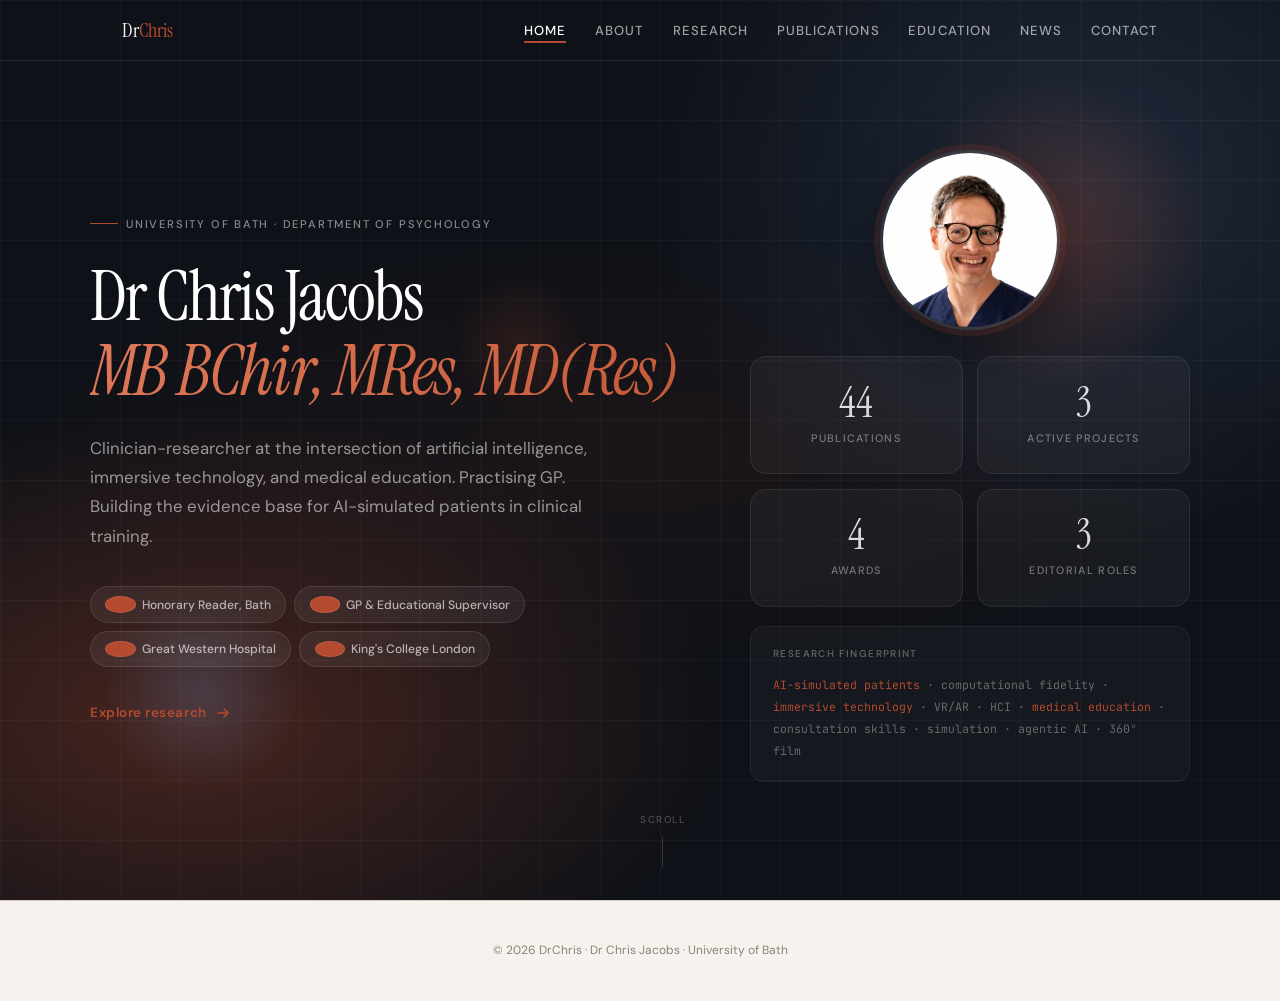
<file: index.html>
<!DOCTYPE html>
<html lang="en">
<head>
<meta charset="UTF-8">
<meta name="viewport" content="width=device-width, initial-scale=1.0">
<title>DrChris — Dr Chris Jacobs</title>
<link rel="stylesheet" href="styles.css">
</head>
<body>

<nav id="navbar" class="nav-dark">
  <div class="nav-inner">
    <a href="index.html" class="nav-name">Dr<span>Chris</span></a>
    <ul class="nav-links">
      <li><a href="index.html" class="active">Home</a></li>
      <li><a href="about.html">About</a></li>
      <li><a href="research.html">Research</a></li>
      <li><a href="publications.html">Publications</a></li>
      <li><a href="education.html">Education</a></li>
      <li><a href="news.html">News</a></li>
      <li><a href="contact.html">Contact</a></li>
    </ul>
  </div>
</nav>

<header class="hero">
  <div class="hero-orb hero-orb-1"></div>
  <div class="hero-orb hero-orb-2"></div>
  <div class="hero-orb hero-orb-3"></div>

  <div class="hero-content">
    <div class="hero-text">
      <div class="hero-label">University of Bath · Department of Psychology</div>
      <h1>Dr Chris Jacobs<br><em>MB&nbsp;BChir, MRes, MD(Res)</em></h1>
      <p class="hero-bio">Clinician-researcher at the intersection of artificial intelligence, immersive technology, and medical education. Practising GP. Building the evidence base for AI-simulated patients in clinical training.</p>
      <div class="hero-tags">
        <span><span class="tag-dot"></span> Honorary Reader, Bath</span>
        <span><span class="tag-dot"></span> GP &amp; Educational Supervisor</span>
        <span><span class="tag-dot"></span> Great Western Hospital</span>
        <span><span class="tag-dot"></span> King's College London</span>
      </div>
      <a href="research.html" class="hero-cta">Explore research <svg width="16" height="16" viewBox="0 0 16 16" fill="none"><path d="M3 8h10M9 4l4 4-4 4" stroke="currentColor" stroke-width="1.5" stroke-linecap="round" stroke-linejoin="round"/></svg></a>
    </div>
    <div class="hero-right">
      <div class="hero-portrait">
        <img src="[data-uri]" alt="Dr Chris Jacobs">
      </div>
      <div class="hero-stats">
        <div class="hero-stat"><div class="num">44</div><div class="lbl">Publications</div></div>
        <div class="hero-stat"><div class="num">3</div><div class="lbl">Active Projects</div></div>
        <div class="hero-stat"><div class="num">4</div><div class="lbl">Awards</div></div>
        <div class="hero-stat"><div class="num">3</div><div class="lbl">Editorial Roles</div></div>
      </div>
      <div class="hero-keywords">
        <h4>Research Fingerprint</h4>
        <p><span>AI-simulated patients</span> · computational fidelity · <span>immersive technology</span> · VR/AR · HCI · <span>medical education</span> · consultation skills · simulation · agentic AI · 360° film</p>
      </div>
    </div>
  </div>

  <div class="scroll-hint">
    <span>Scroll</span>
    <div class="scroll-line"></div>
  </div>
</header>

<footer>
  <p>&copy; 2026 DrChris · Dr Chris Jacobs · University of Bath</p>
</footer>

<script>
const nav = document.getElementById('navbar');
window.addEventListener('scroll', () => {
  nav.classList.toggle('scrolled', window.scrollY > 40);
});
</script>
</body>
</html>
</file>
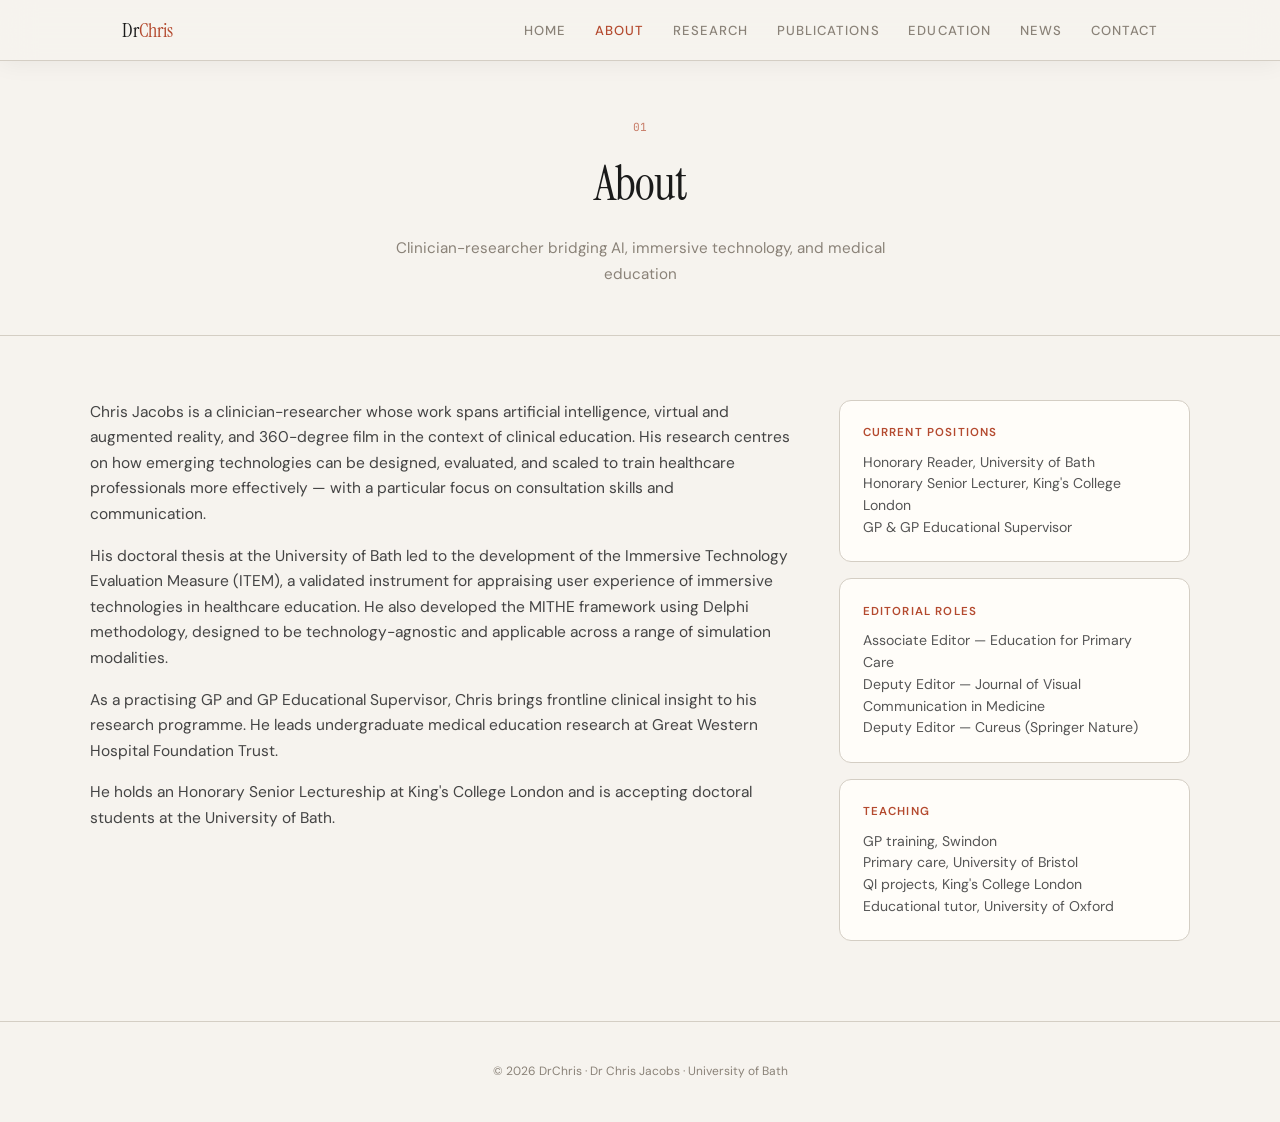
<file: about.html>
<!DOCTYPE html>
<html lang="en">
<head>
<meta charset="UTF-8">
<meta name="viewport" content="width=device-width, initial-scale=1.0">
<title>About — DrChris</title>
<link rel="stylesheet" href="styles.css">
<style>body { padding-top: 70px; }</style>
</head>
<body>

<nav id="navbar" class="nav-light">
  <div class="nav-inner">
    <a href="index.html" class="nav-name">Dr<span>Chris</span></a>
    <ul class="nav-links">
      <li><a href="index.html">Home</a></li>
      <li><a href="about.html" class="active">About</a></li>
      <li><a href="research.html">Research</a></li>
      <li><a href="publications.html">Publications</a></li>
      <li><a href="education.html">Education</a></li>
      <li><a href="news.html">News</a></li>
      <li><a href="contact.html">Contact</a></li>
    </ul>
  </div>
</nav>

<div class="page-header">
  <span class="section-number">01</span>
  <h1>About</h1>
  <p>Clinician-researcher bridging AI, immersive technology, and medical education</p>
</div>

<section>
  <div class="section-inner">
    <div class="about-grid">
      <div class="about-text">
        <p>Chris Jacobs is a clinician-researcher whose work spans artificial intelligence, virtual and augmented reality, and 360-degree film in the context of clinical education. His research centres on how emerging technologies can be designed, evaluated, and scaled to train healthcare professionals more effectively — with a particular focus on consultation skills and communication.</p>
        <p>His doctoral thesis at the University of Bath led to the development of the Immersive Technology Evaluation Measure (ITEM), a validated instrument for appraising user experience of immersive technologies in healthcare education. He also developed the MITHE framework using Delphi methodology, designed to be technology-agnostic and applicable across a range of simulation modalities.</p>
        <p>As a practising GP and GP Educational Supervisor, Chris brings frontline clinical insight to his research programme. He leads undergraduate medical education research at Great Western Hospital Foundation Trust.</p>
        <p>He holds an Honorary Senior Lectureship at King's College London and is accepting doctoral students at the University of Bath.</p>
      </div>
      <div class="about-sidebar">
        <div class="role-card">
          <h4>Current Positions</h4>
          <p>Honorary Reader, University of Bath<br>
          Honorary Senior Lecturer, King's College London<br>
          GP &amp; GP Educational Supervisor</p>
        </div>
        <div class="role-card">
          <h4>Editorial Roles</h4>
          <p>Associate Editor — Education for Primary Care<br>
          Deputy Editor — Journal of Visual Communication in Medicine<br>
          Deputy Editor — Cureus (Springer Nature)</p>
        </div>
        <div class="role-card">
          <h4>Teaching</h4>
          <p>GP training, Swindon<br>
          Primary care, University of Bristol<br>
          QI projects, King's College London<br>
          Educational tutor, University of Oxford</p>
        </div>
      </div>
    </div>
  </div>
</section>

<footer>
  <p>&copy; 2026 DrChris · Dr Chris Jacobs · University of Bath</p>
</footer>

<script>
const observer = new IntersectionObserver((entries) => {
  entries.forEach(e => { if (e.isIntersecting) e.target.classList.add('visible'); });
}, { threshold: 0.1 });
document.querySelectorAll('.fade-in').forEach(el => observer.observe(el));
</script>
</body>
</html>
</file>
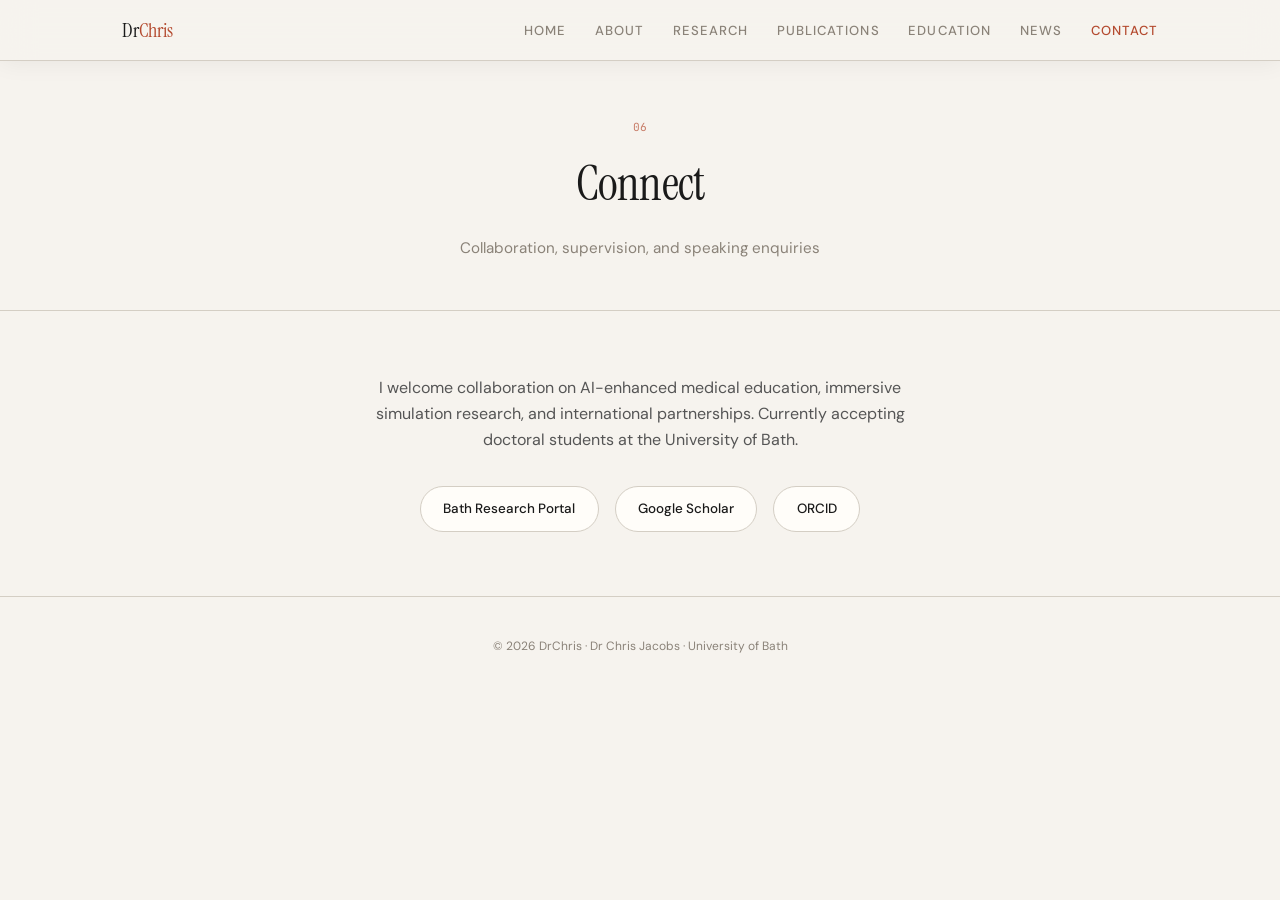
<file: contact.html>
<!DOCTYPE html>
<html lang="en">
<head>
<meta charset="UTF-8">
<meta name="viewport" content="width=device-width, initial-scale=1.0">
<title>Contact — DrChris</title>
<link rel="stylesheet" href="styles.css">
<style>body { padding-top: 70px; }</style>
</head>
<body>

<nav id="navbar" class="nav-light">
  <div class="nav-inner">
    <a href="index.html" class="nav-name">Dr<span>Chris</span></a>
    <ul class="nav-links">
      <li><a href="index.html">Home</a></li>
      <li><a href="about.html">About</a></li>
      <li><a href="research.html">Research</a></li>
      <li><a href="publications.html">Publications</a></li>
      <li><a href="education.html">Education</a></li>
      <li><a href="news.html">News</a></li>
      <li><a href="contact.html" class="active">Contact</a></li>
    </ul>
  </div>
</nav>

<div class="page-header">
  <span class="section-number">06</span>
  <h1>Connect</h1>
  <p>Collaboration, supervision, and speaking enquiries</p>
</div>

<section>
  <div class="section-inner">
    <div class="contact-inner">
      <p>I welcome collaboration on AI-enhanced medical education, immersive simulation research, and international partnerships. Currently accepting doctoral students at the University of Bath.</p>
      <div class="contact-links">
        <a href="https://researchportal.bath.ac.uk/en/persons/christopher-jacobs" target="_blank">Bath Research Portal</a>
        <a href="https://scholar.google.com/citations?user=xpjXQOEAAAAJ&hl=en" target="_blank">Google Scholar</a>
        <a href="https://orcid.org/0000-0002-3638-5454" target="_blank">ORCID</a>
      </div>
    </div>
  </div>
</section>

<footer>
  <p>&copy; 2026 DrChris · Dr Chris Jacobs · University of Bath</p>
</footer>
</body>
</html>
</file>
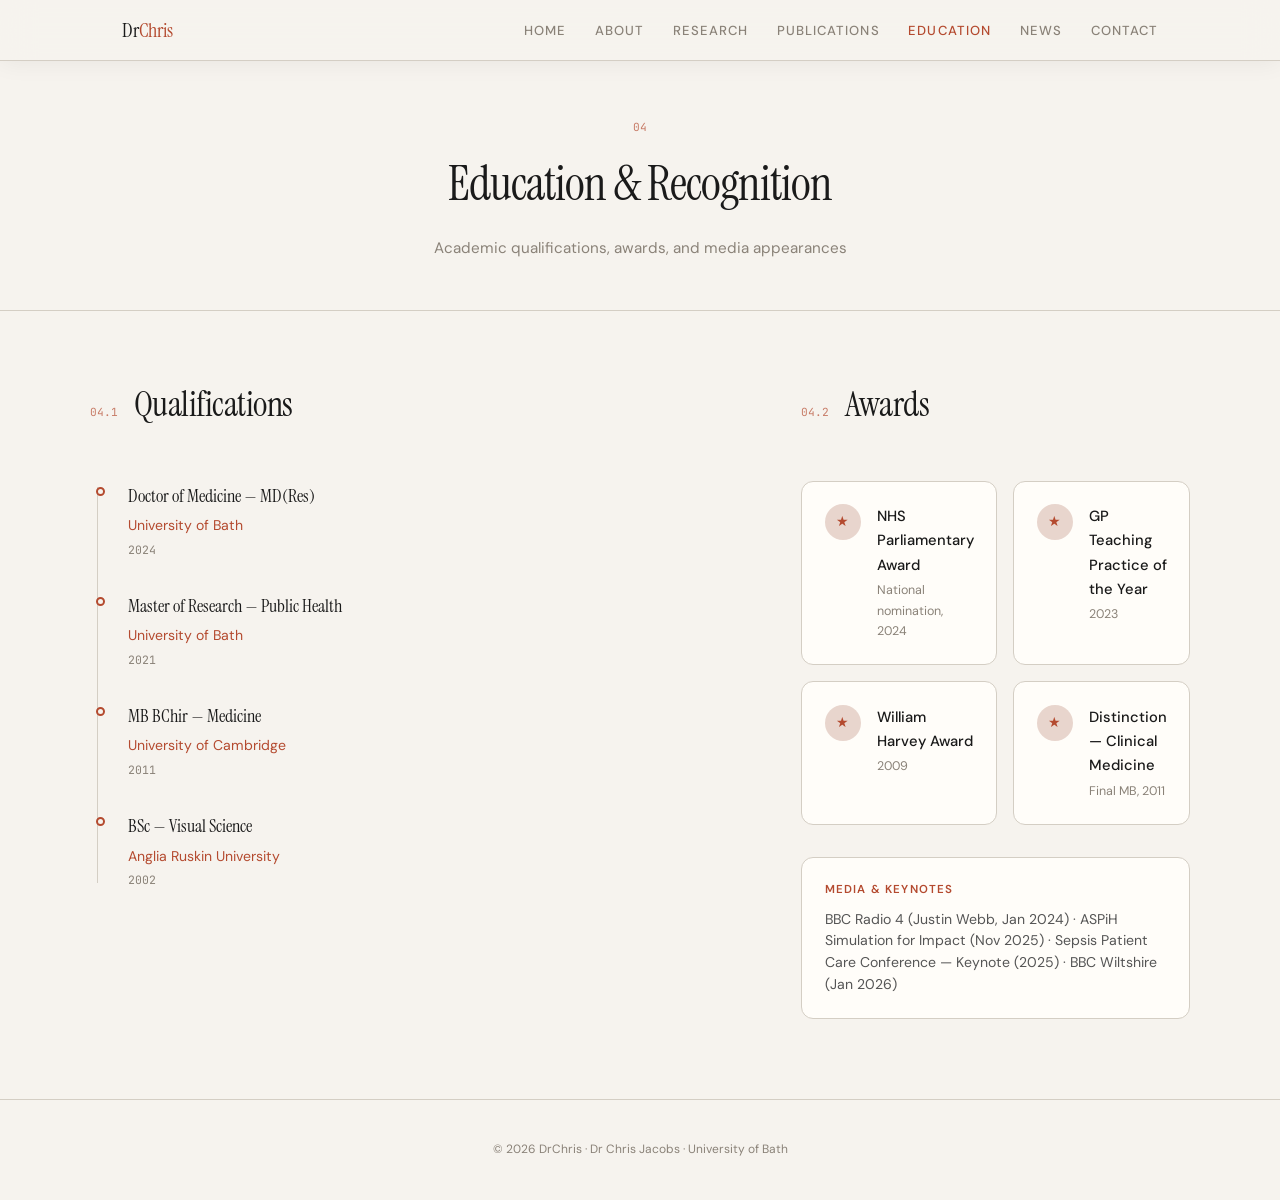
<file: education.html>
<!DOCTYPE html>
<html lang="en">
<head>
<meta charset="UTF-8">
<meta name="viewport" content="width=device-width, initial-scale=1.0">
<title>Education — DrChris</title>
<link rel="stylesheet" href="styles.css">
<style>body { padding-top: 70px; }</style>
</head>
<body>

<nav id="navbar" class="nav-light">
  <div class="nav-inner">
    <a href="index.html" class="nav-name">Dr<span>Chris</span></a>
    <ul class="nav-links">
      <li><a href="index.html">Home</a></li>
      <li><a href="about.html">About</a></li>
      <li><a href="research.html">Research</a></li>
      <li><a href="publications.html">Publications</a></li>
      <li><a href="education.html" class="active">Education</a></li>
      <li><a href="news.html">News</a></li>
      <li><a href="contact.html">Contact</a></li>
    </ul>
  </div>
</nav>

<div class="page-header">
  <span class="section-number">04</span>
  <h1>Education &amp; Recognition</h1>
  <p>Academic qualifications, awards, and media appearances</p>
</div>

<section>
  <div class="section-inner">
    <div class="about-grid">
      <div>
        <div class="section-header">
          <span class="section-number">04.1</span>
          <h2>Qualifications</h2>
        </div>
        <div class="timeline">
          <div class="timeline-item">
            <h3>Doctor of Medicine — MD(Res)</h3>
            <div class="institution">University of Bath</div>
            <div class="year">2024</div>
          </div>
          <div class="timeline-item">
            <h3>Master of Research — Public Health</h3>
            <div class="institution">University of Bath</div>
            <div class="year">2021</div>
          </div>
          <div class="timeline-item">
            <h3>MB BChir — Medicine</h3>
            <div class="institution">University of Cambridge</div>
            <div class="year">2011</div>
          </div>
          <div class="timeline-item">
            <h3>BSc — Visual Science</h3>
            <div class="institution">Anglia Ruskin University</div>
            <div class="year">2002</div>
          </div>
        </div>
      </div>
      <div>
        <div class="section-header">
          <span class="section-number">04.2</span>
          <h2>Awards</h2>
        </div>
        <div class="awards-grid">
          <div class="award-card">
            <div class="award-icon">★</div>
            <div>
              <h4>NHS Parliamentary Award</h4>
              <p>National nomination, 2024</p>
            </div>
          </div>
          <div class="award-card">
            <div class="award-icon">★</div>
            <div>
              <h4>GP Teaching Practice of the Year</h4>
              <p>2023</p>
            </div>
          </div>
          <div class="award-card">
            <div class="award-icon">★</div>
            <div>
              <h4>William Harvey Award</h4>
              <p>2009</p>
            </div>
          </div>
          <div class="award-card">
            <div class="award-icon">★</div>
            <div>
              <h4>Distinction — Clinical Medicine</h4>
              <p>Final MB, 2011</p>
            </div>
          </div>
        </div>
        <div style="margin-top: 2rem;">
          <div class="role-card">
            <h4>Media &amp; Keynotes</h4>
            <p>BBC Radio 4 (Justin Webb, Jan 2024) · ASPiH Simulation for Impact (Nov 2025) · Sepsis Patient Care Conference — Keynote (2025) · BBC Wiltshire (Jan 2026)</p>
          </div>
        </div>
      </div>
    </div>
  </div>
</section>

<footer>
  <p>&copy; 2026 DrChris · Dr Chris Jacobs · University of Bath</p>
</footer>
</body>
</html>
</file>
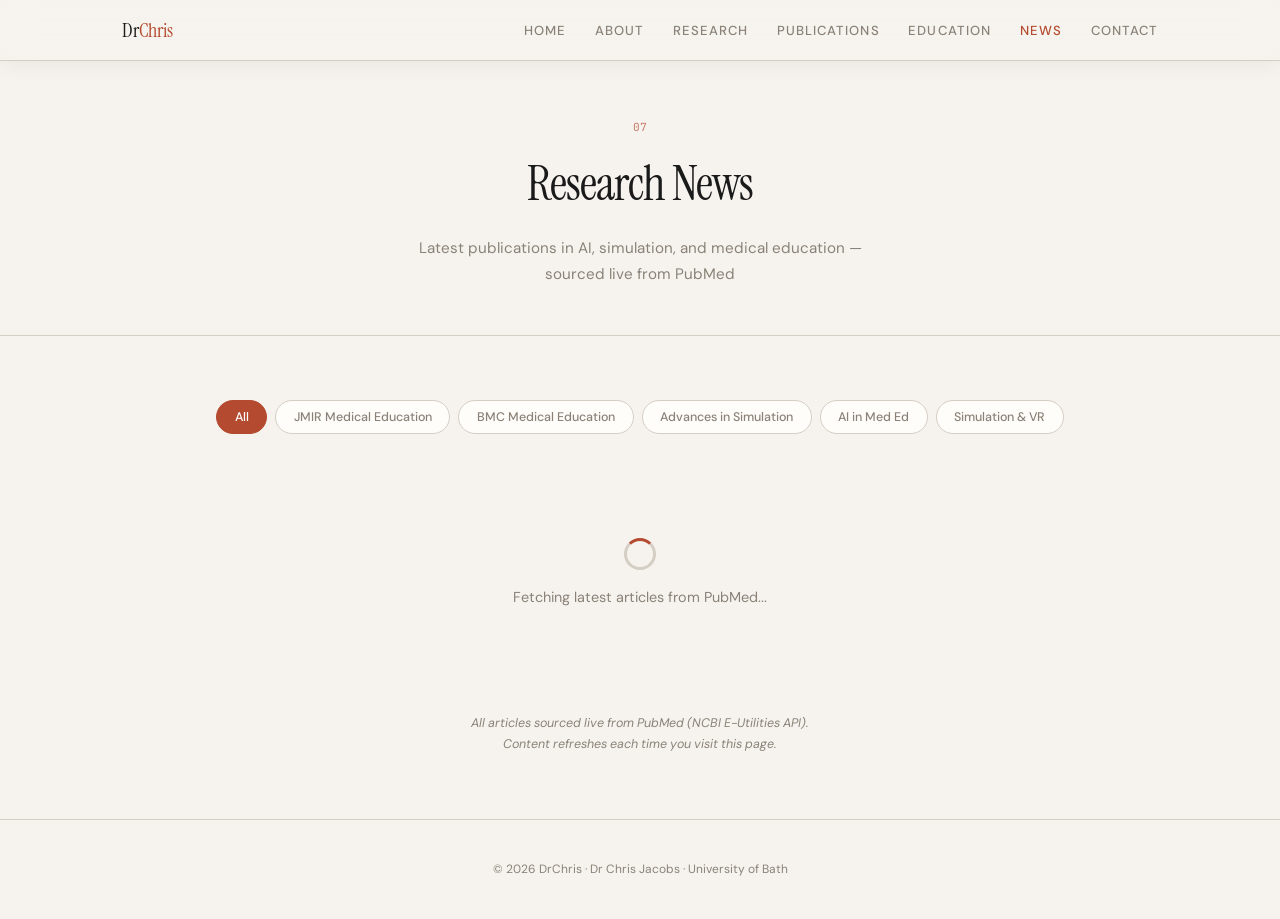
<file: news.html>
<!DOCTYPE html>
<html lang="en">
<head>
<meta charset="UTF-8">
<meta name="viewport" content="width=device-width, initial-scale=1.0">
<title>Research News — DrChris</title>
<link rel="stylesheet" href="styles.css">
<style>body { padding-top: 70px; }</style>
<style>
.feed-filters {
  display: flex; flex-wrap: wrap; gap: 0.5rem;
  margin-bottom: 2.5rem; justify-content: center;
}
.feed-filters button {
  background: var(--card-bg); border: 1px solid var(--rule);
  border-radius: 100px; padding: 0.5rem 1.1rem;
  font-family: 'DM Sans', sans-serif; font-size: 0.78rem;
  font-weight: 500; color: var(--muted); cursor: pointer;
  transition: all 0.2s;
}
.feed-filters button:hover { border-color: var(--accent); color: var(--ink); }
.feed-filters button.active {
  background: var(--accent); border-color: var(--accent); color: #fff;
}

.feed-grid {
  display: grid; grid-template-columns: repeat(auto-fill, minmax(320px, 1fr));
  gap: 1.2rem;
}

.feed-card {
  background: var(--card-bg); border: 1px solid var(--rule);
  border-radius: 14px; padding: 1.6rem;
  transition: transform 0.2s, box-shadow 0.2s, border-color 0.2s;
  display: flex; flex-direction: column;
}
.feed-card:hover {
  transform: translateY(-3px);
  box-shadow: 0 8px 30px rgba(0,0,0,0.06);
  border-color: var(--accent);
}

.feed-card-source {
  display: inline-flex; align-items: center; gap: 0.4rem;
  font-size: 0.68rem; text-transform: uppercase; letter-spacing: 0.08em;
  font-weight: 600; margin-bottom: 0.8rem;
  padding: 0.25rem 0.65rem; border-radius: 4px; width: fit-content;
}
.feed-card-source.jmir { background: #e8f4f8; color: #1a7a9b; }
.feed-card-source.bmc { background: #e8f0e8; color: #2d7a2d; }
.feed-card-source.pubmed-ai { background: #f0e8f4; color: #6b3fa0; }
.feed-card-source.pubmed-sim { background: #fef3e2; color: #b8860b; }
.feed-card-source.advances { background: #fce8e8; color: #a0443f; }

.feed-card-title {
  font-family: 'Instrument Serif', serif;
  font-size: 1.05rem; line-height: 1.4;
  margin-bottom: 0.6rem; flex-grow: 1;
}
.feed-card-title a {
  color: var(--ink); text-decoration: none; transition: color 0.2s;
}
.feed-card-title a:hover { color: var(--accent); }

.feed-card-authors {
  font-size: 0.8rem; color: var(--muted); margin-bottom: 0.4rem;
}

.feed-card-journal {
  display: inline-block; font-size: 0.72rem; color: #666;
  font-style: italic; margin-bottom: 0.4rem;
}

.feed-card-date {
  font-family: 'JetBrains Mono', monospace;
  font-size: 0.7rem; color: var(--muted);
}

.feed-loading {
  text-align: center; padding: 4rem 2rem;
  color: var(--muted); font-size: 0.9rem;
}
.feed-loading .spinner {
  width: 32px; height: 32px; border: 3px solid var(--rule);
  border-top-color: var(--accent); border-radius: 50%;
  animation: spin 0.8s linear infinite; margin: 0 auto 1rem;
}
@keyframes spin { to { transform: rotate(360deg); } }

.feed-error {
  text-align: center; padding: 3rem 2rem;
  background: #fef2f0; border: 1px solid #f5d5ce;
  border-radius: 12px; color: #8a3a2a; font-size: 0.88rem;
  line-height: 1.7;
}

.feed-count {
  text-align: center; font-size: 0.78rem;
  color: var(--muted); margin-bottom: 1.5rem;
}

.feed-footer {
  text-align: center; margin-top: 2.5rem;
  font-size: 0.78rem; color: var(--muted); font-style: italic;
}
</style>
</head>
<body>

<nav id="navbar" class="nav-light">
  <div class="nav-inner">
    <a href="index.html" class="nav-name">Dr<span>Chris</span></a>
    <ul class="nav-links">
      <li><a href="index.html">Home</a></li>
      <li><a href="about.html">About</a></li>
      <li><a href="research.html">Research</a></li>
      <li><a href="publications.html">Publications</a></li>
      <li><a href="education.html">Education</a></li>
      <li><a href="news.html" class="active">News</a></li>
      <li><a href="contact.html">Contact</a></li>
    </ul>
  </div>
</nav>

<div class="page-header">
  <span class="section-number">07</span>
  <h1>Research News</h1>
  <p>Latest publications in AI, simulation, and medical education — sourced live from PubMed</p>
</div>

<section>
  <div class="section-inner">
    <div class="feed-filters" id="filters">
      <button class="active" data-filter="all">All</button>
      <button data-filter="jmir">JMIR Medical Education</button>
      <button data-filter="bmc">BMC Medical Education</button>
      <button data-filter="advances">Advances in Simulation</button>
      <button data-filter="pubmed-ai">AI in Med Ed</button>
      <button data-filter="pubmed-sim">Simulation &amp; VR</button>
    </div>

    <div class="feed-count" id="feedCount"></div>

    <div id="feedContainer">
      <div class="feed-loading">
        <div class="spinner"></div>
        Fetching latest articles from PubMed...
      </div>
    </div>

    <div class="feed-footer">
      All articles sourced live from PubMed (NCBI E-Utilities API).<br>
      Content refreshes each time you visit this page.
    </div>
  </div>
</section>

<footer>
  <p>&copy; 2026 DrChris · Dr Chris Jacobs · University of Bath</p>
</footer>

<script>
// All feeds use PubMed E-Utilities — no CORS proxy needed
const FEEDS = [
  {
    id: 'jmir',
    name: 'JMIR Medical Education',
    query: '"JMIR Med Educ"[journal]',
    style: 'jmir',
    max: 12
  },
  {
    id: 'bmc',
    name: 'BMC Medical Education',
    query: '"BMC Med Educ"[journal] AND ("technology" OR "simulation" OR "artificial intelligence" OR "virtual" OR "digital")',
    style: 'bmc',
    max: 12
  },
  {
    id: 'advances',
    name: 'Advances in Simulation',
    query: '"Adv Simul (Lond)"[journal]',
    style: 'advances',
    max: 10
  },
  {
    id: 'pubmed-ai',
    name: 'AI in Medical Education',
    query: '("artificial intelligence" OR "large language model" OR "ChatGPT" OR "generative AI") AND "medical education"',
    style: 'pubmed-ai',
    max: 12
  },
  {
    id: 'pubmed-sim',
    name: 'Simulation & VR',
    query: '("virtual patient" OR "simulated patient" OR "virtual reality" OR "immersive") AND "medical education"',
    style: 'pubmed-sim',
    max: 12
  }
];

const BASE = 'https://eutils.ncbi.nlm.nih.gov/entrez/eutils';
let allArticles = [];

function stripHtml(str) {
  const d = document.createElement('div');
  d.innerHTML = str;
  return (d.textContent || d.innerText || '').trim();
}

function formatDate(dateStr) {
  try {
    const d = new Date(dateStr);
    if (isNaN(d.getTime())) {
      // Try parsing "2025 Jan 15" format
      const parts = dateStr.match(/(\d{4})\s+(\w+)\s*(\d*)/);
      if (parts) {
        const rebuilt = `${parts[2]} ${parts[3] || '1'}, ${parts[1]}`;
        const d2 = new Date(rebuilt);
        if (!isNaN(d2.getTime())) {
          return d2.toLocaleDateString('en-GB', { day: 'numeric', month: 'short', year: 'numeric' });
        }
      }
      return dateStr;
    }
    return d.toLocaleDateString('en-GB', { day: 'numeric', month: 'short', year: 'numeric' });
  } catch { return dateStr; }
}

function parsePubDate(dateStr) {
  try {
    const d = new Date(dateStr);
    if (!isNaN(d.getTime())) return d;
    const parts = dateStr.match(/(\d{4})\s+(\w+)\s*(\d*)/);
    if (parts) {
      const rebuilt = `${parts[2]} ${parts[3] || '1'}, ${parts[1]}`;
      const d2 = new Date(rebuilt);
      if (!isNaN(d2.getTime())) return d2;
    }
  } catch {}
  return new Date(0);
}

async function fetchFeed(feed) {
  try {
    // Step 1: Search
    const searchUrl = `${BASE}/esearch.fcgi?db=pubmed&term=${encodeURIComponent(feed.query)}&retmax=${feed.max}&sort=date&retmode=json&datetype=pdat&mindate=2024&maxdate=2026`;
    const searchResp = await fetch(searchUrl);
    if (!searchResp.ok) throw new Error(`Search HTTP ${searchResp.status}`);
    const searchData = await searchResp.json();

    const ids = searchData?.esearchresult?.idlist;
    if (!ids || ids.length === 0) return [];

    // Step 2: Get summaries
    const summaryUrl = `${BASE}/esummary.fcgi?db=pubmed&id=${ids.join(',')}&retmode=json`;
    const summaryResp = await fetch(summaryUrl);
    if (!summaryResp.ok) throw new Error(`Summary HTTP ${summaryResp.status}`);
    const summaryData = await summaryResp.json();

    const articles = [];
    for (const id of ids) {
      const item = summaryData?.result?.[id];
      if (!item || !item.title) continue;

      const authors = item.authors
        ? item.authors.slice(0, 4).map(a => a.name).join(', ') + (item.authors.length > 4 ? ', et al.' : '')
        : '';

      const journal = item.fulljournalname || item.source || '';

      articles.push({
        title: stripHtml(item.title),
        link: `https://pubmed.ncbi.nlm.nih.gov/${id}/`,
        date: item.pubdate || item.sortpubdate || '',
        sortDate: parsePubDate(item.pubdate || item.sortpubdate || ''),
        authors: authors,
        journal: journal,
        source: feed.name,
        sourceId: feed.id,
        style: feed.style
      });
    }
    return articles;
  } catch (e) {
    console.warn(`Feed ${feed.id} failed:`, e);
    return [];
  }
}

function renderArticles(articles) {
  const container = document.getElementById('feedContainer');
  const countEl = document.getElementById('feedCount');

  if (articles.length === 0) {
    container.innerHTML = `<div class="feed-error">
      No articles could be loaded.<br>
      This may be a temporary issue with PubMed. Please try refreshing the page.
    </div>`;
    countEl.textContent = '';
    return;
  }

  countEl.textContent = `Showing ${articles.length} recent articles`;

  container.innerHTML = '<div class="feed-grid">' + articles.map(a => `
    <div class="feed-card" data-source="${a.sourceId}">
      <span class="feed-card-source ${a.style}">${a.source}</span>
      <div class="feed-card-title">
        <a href="${a.link}" target="_blank" rel="noopener">${a.title}</a>
      </div>
      ${a.authors ? `<div class="feed-card-authors">${a.authors}</div>` : ''}
      ${a.journal ? `<div class="feed-card-journal">${a.journal}</div>` : ''}
      ${a.date ? `<div class="feed-card-date">${formatDate(a.date)}</div>` : ''}
    </div>
  `).join('') + '</div>';
}

function filterArticles(sourceId) {
  if (sourceId === 'all') {
    renderArticles(allArticles);
  } else {
    renderArticles(allArticles.filter(a => a.sourceId === sourceId));
  }
}

// Filter buttons
document.getElementById('filters').addEventListener('click', (e) => {
  if (e.target.tagName !== 'BUTTON') return;
  document.querySelectorAll('.feed-filters button').forEach(b => b.classList.remove('active'));
  e.target.classList.add('active');
  filterArticles(e.target.dataset.filter);
});

// Small delay between requests to be polite to NCBI
function delay(ms) { return new Promise(r => setTimeout(r, ms)); }

async function init() {
  const results = [];
  for (const feed of FEEDS) {
    const articles = await fetchFeed(feed);
    results.push(articles);
    await delay(350); // NCBI asks for max 3 requests/second
  }

  allArticles = results
    .flat()
    .filter(a => a.title)
    .sort((a, b) => b.sortDate - a.sortDate);

  // Deduplicate by title
  const seen = new Set();
  allArticles = allArticles.filter(a => {
    const key = a.title.toLowerCase().slice(0, 80);
    if (seen.has(key)) return false;
    seen.add(key);
    return true;
  });

  renderArticles(allArticles);
}

init();
</script>
</body>
</html>
</file>
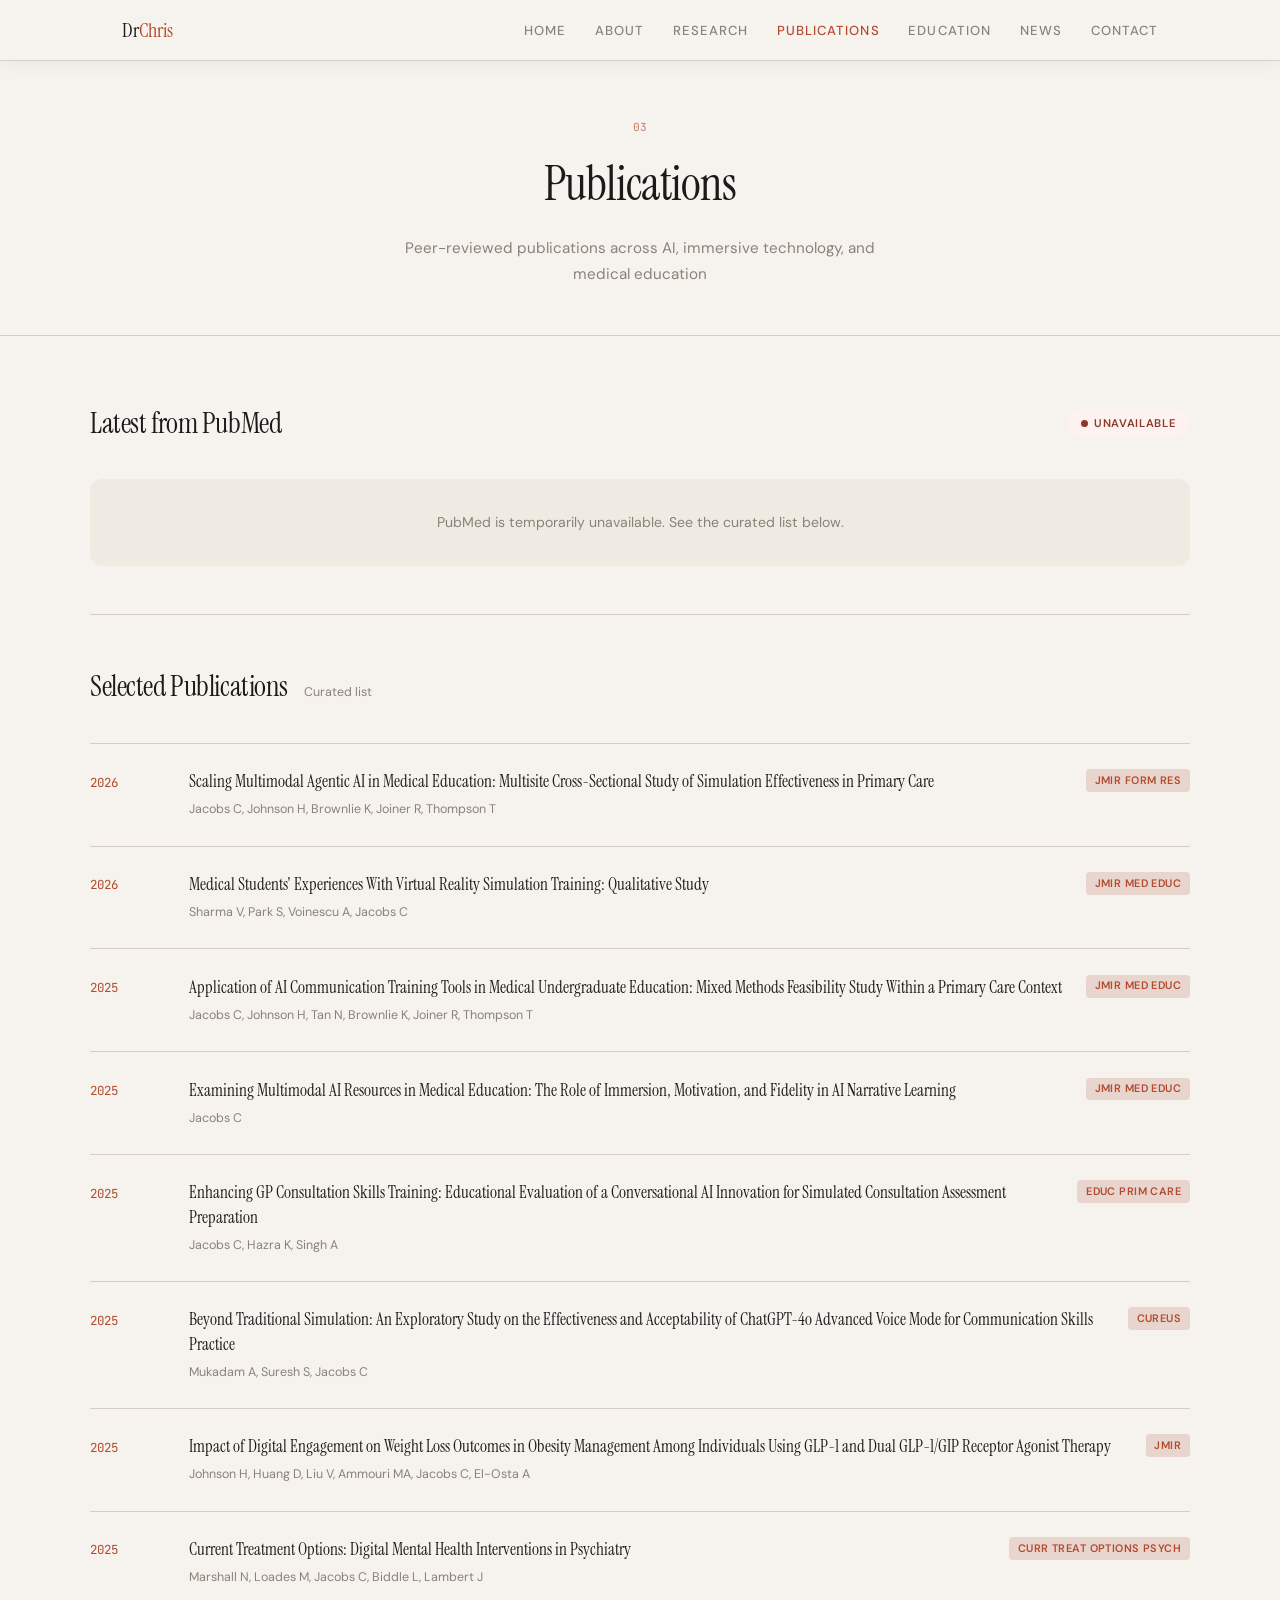
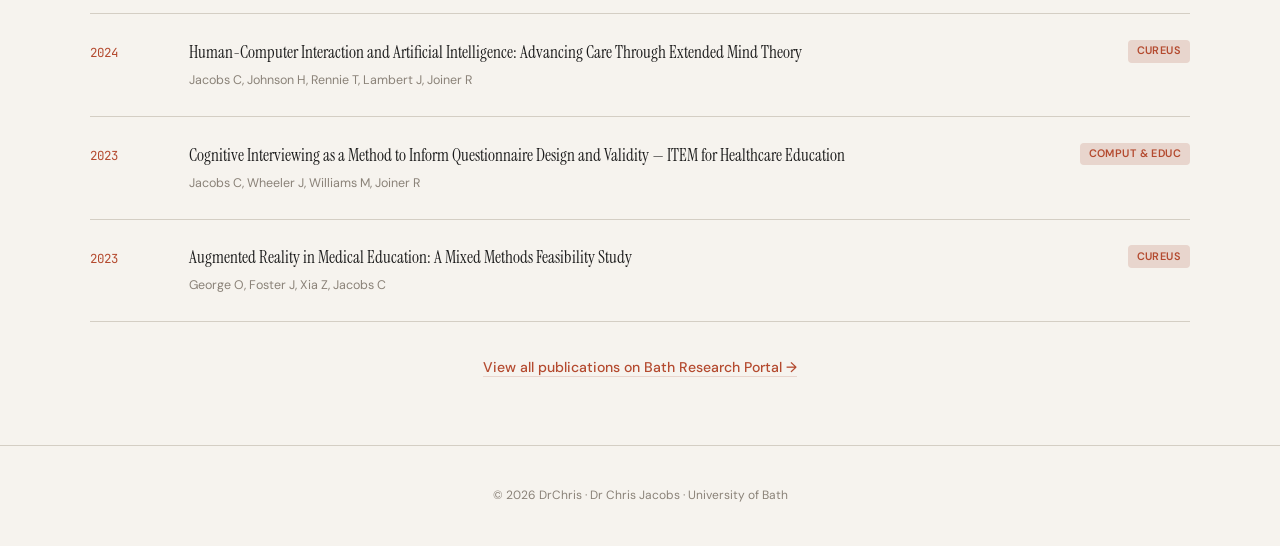
<file: publications.html>
<!DOCTYPE html>
<html lang="en">
<head>
<meta charset="UTF-8">
<meta name="viewport" content="width=device-width, initial-scale=1.0">
<title>Publications — DrChris</title>
<link rel="stylesheet" href="styles.css">
<style>body { padding-top: 70px; }</style>
<style>
.pub-live-header {
  display: flex; align-items: center; justify-content: space-between;
  margin-bottom: 2rem; flex-wrap: wrap; gap: 1rem;
}
.pub-live-header h2 {
  font-family: 'Instrument Serif', serif; font-size: 1.8rem; font-weight: 400;
}
.pub-live-badge {
  display: inline-flex; align-items: center; gap: 0.4rem;
  background: #e8f0e8; color: #2d7a2d;
  padding: 0.35rem 0.85rem; border-radius: 100px;
  font-size: 0.7rem; font-weight: 600; text-transform: uppercase;
  letter-spacing: 0.06em;
}
.pub-live-badge .pulse {
  width: 7px; height: 7px; border-radius: 50%;
  background: #2d7a2d; animation: livePulse 2s ease-in-out infinite;
}
@keyframes livePulse {
  0%, 100% { opacity: 1; }
  50% { opacity: 0.3; }
}
.pub-live-badge.loading { background: #fef3e2; color: #b8860b; }
.pub-live-badge.loading .pulse { background: #b8860b; }
.pub-live-badge.error { background: #fef2f0; color: #8a3a2a; }
.pub-live-badge.error .pulse { background: #8a3a2a; animation: none; }

.pub-live-grid {
  display: grid; grid-template-columns: repeat(auto-fill, minmax(340px, 1fr));
  gap: 1rem; margin-bottom: 1.5rem;
}

.pub-live-card {
  background: var(--card-bg); border: 1px solid var(--rule);
  border-radius: 12px; padding: 1.4rem;
  transition: transform 0.2s, box-shadow 0.2s, border-color 0.2s;
  display: flex; flex-direction: column;
}
.pub-live-card:hover {
  transform: translateY(-2px);
  box-shadow: 0 6px 24px rgba(0,0,0,0.06);
  border-color: var(--accent);
}
.pub-live-card .plc-title {
  font-family: 'Instrument Serif', serif;
  font-size: 1rem; line-height: 1.4; margin-bottom: 0.5rem; flex-grow: 1;
}
.pub-live-card .plc-title a {
  color: var(--ink); text-decoration: none; transition: color 0.2s;
}
.pub-live-card .plc-title a:hover { color: var(--accent); }
.pub-live-card .plc-authors {
  font-size: 0.78rem; color: var(--muted); margin-bottom: 0.35rem;
}
.pub-live-card .plc-journal {
  font-size: 0.75rem; color: #666; font-style: italic; margin-bottom: 0.3rem;
}
.pub-live-card .plc-date {
  font-family: 'JetBrains Mono', monospace;
  font-size: 0.68rem; color: var(--muted);
}
.pub-live-card .plc-new {
  display: inline-block; background: var(--accent); color: #fff;
  font-size: 0.58rem; font-weight: 700; text-transform: uppercase;
  letter-spacing: 0.1em; padding: 0.15rem 0.5rem; border-radius: 3px;
  margin-bottom: 0.6rem; width: fit-content;
}

.pub-live-empty {
  text-align: center; padding: 2rem;
  color: var(--muted); font-size: 0.88rem;
  background: var(--section-alt); border-radius: 12px;
}

.pub-live-loading {
  text-align: center; padding: 2.5rem;
  color: var(--muted); font-size: 0.88rem;
}
.pub-live-loading .mini-spinner {
  width: 24px; height: 24px; border: 2px solid var(--rule);
  border-top-color: var(--accent); border-radius: 50%;
  animation: spin 0.8s linear infinite;
  margin: 0 auto 0.8rem;
}
@keyframes spin { to { transform: rotate(360deg); } }

.divider {
  border: none; border-top: 1px solid var(--rule);
  margin: 3rem 0;
}

.static-header {
  display: flex; align-items: baseline; gap: 1rem; margin-bottom: 2rem;
}
.static-header h2 {
  font-family: 'Instrument Serif', serif; font-size: 1.8rem; font-weight: 400;
}
.static-header .static-note {
  font-size: 0.78rem; color: var(--muted);
}
</style>
</head>
<body>

<nav id="navbar" class="nav-light">
  <div class="nav-inner">
    <a href="index.html" class="nav-name">Dr<span>Chris</span></a>
    <ul class="nav-links">
      <li><a href="index.html">Home</a></li>
      <li><a href="about.html">About</a></li>
      <li><a href="research.html">Research</a></li>
      <li><a href="publications.html" class="active">Publications</a></li>
      <li><a href="education.html">Education</a></li>
      <li><a href="news.html">News</a></li>
      <li><a href="contact.html">Contact</a></li>
    </ul>
  </div>
</nav>

<div class="page-header">
  <span class="section-number">03</span>
  <h1>Publications</h1>
  <p>Peer-reviewed publications across AI, immersive technology, and medical education</p>
</div>

<!-- LIVE PUBMED SECTION -->
<section>
  <div class="section-inner">
    <div class="pub-live-header">
      <h2>Latest from PubMed</h2>
      <span class="pub-live-badge loading" id="liveBadge">
        <span class="pulse"></span>
        <span id="liveBadgeText">Loading...</span>
      </span>
    </div>

    <div id="liveContainer">
      <div class="pub-live-loading">
        <div class="mini-spinner"></div>
        Searching PubMed for recent publications...
      </div>
    </div>

    <hr class="divider">

    <!-- STATIC CURATED LIST -->
    <div class="static-header">
      <h2>Selected Publications</h2>
      <span class="static-note">Curated list</span>
    </div>

    <ul class="pub-list">
      <li class="pub-item">
        <span class="pub-year">2026</span>
        <div>
          <div class="pub-title">Scaling Multimodal Agentic AI in Medical Education: Multisite Cross-Sectional Study of Simulation Effectiveness in Primary Care</div>
          <div class="pub-meta">Jacobs C, Johnson H, Brownlie K, Joiner R, Thompson T</div>
        </div>
        <span class="pub-journal">JMIR Form Res</span>
      </li>
      <li class="pub-item">
        <span class="pub-year">2026</span>
        <div>
          <div class="pub-title">Medical Students' Experiences With Virtual Reality Simulation Training: Qualitative Study</div>
          <div class="pub-meta">Sharma V, Park S, Voinescu A, Jacobs C</div>
        </div>
        <span class="pub-journal">JMIR Med Educ</span>
      </li>
      <li class="pub-item">
        <span class="pub-year">2025</span>
        <div>
          <div class="pub-title">Application of AI Communication Training Tools in Medical Undergraduate Education: Mixed Methods Feasibility Study Within a Primary Care Context</div>
          <div class="pub-meta">Jacobs C, Johnson H, Tan N, Brownlie K, Joiner R, Thompson T</div>
        </div>
        <span class="pub-journal">JMIR Med Educ</span>
      </li>
      <li class="pub-item">
        <span class="pub-year">2025</span>
        <div>
          <div class="pub-title">Examining Multimodal AI Resources in Medical Education: The Role of Immersion, Motivation, and Fidelity in AI Narrative Learning</div>
          <div class="pub-meta">Jacobs C</div>
        </div>
        <span class="pub-journal">JMIR Med Educ</span>
      </li>
      <li class="pub-item">
        <span class="pub-year">2025</span>
        <div>
          <div class="pub-title">Enhancing GP Consultation Skills Training: Educational Evaluation of a Conversational AI Innovation for Simulated Consultation Assessment Preparation</div>
          <div class="pub-meta">Jacobs C, Hazra K, Singh A</div>
        </div>
        <span class="pub-journal">Educ Prim Care</span>
      </li>
      <li class="pub-item">
        <span class="pub-year">2025</span>
        <div>
          <div class="pub-title">Beyond Traditional Simulation: An Exploratory Study on the Effectiveness and Acceptability of ChatGPT-4o Advanced Voice Mode for Communication Skills Practice</div>
          <div class="pub-meta">Mukadam A, Suresh S, Jacobs C</div>
        </div>
        <span class="pub-journal">Cureus</span>
      </li>
      <li class="pub-item">
        <span class="pub-year">2025</span>
        <div>
          <div class="pub-title">Impact of Digital Engagement on Weight Loss Outcomes in Obesity Management Among Individuals Using GLP-1 and Dual GLP-1/GIP Receptor Agonist Therapy</div>
          <div class="pub-meta">Johnson H, Huang D, Liu V, Ammouri MA, Jacobs C, El-Osta A</div>
        </div>
        <span class="pub-journal">JMIR</span>
      </li>
      <li class="pub-item">
        <span class="pub-year">2025</span>
        <div>
          <div class="pub-title">Current Treatment Options: Digital Mental Health Interventions in Psychiatry</div>
          <div class="pub-meta">Marshall N, Loades M, Jacobs C, Biddle L, Lambert J</div>
        </div>
        <span class="pub-journal">Curr Treat Options Psych</span>
      </li>
      <li class="pub-item">
        <span class="pub-year">2024</span>
        <div>
          <div class="pub-title">Human-Computer Interaction and Artificial Intelligence: Advancing Care Through Extended Mind Theory</div>
          <div class="pub-meta">Jacobs C, Johnson H, Rennie T, Lambert J, Joiner R</div>
        </div>
        <span class="pub-journal">Cureus</span>
      </li>
      <li class="pub-item">
        <span class="pub-year">2023</span>
        <div>
          <div class="pub-title">Cognitive Interviewing as a Method to Inform Questionnaire Design and Validity — ITEM for Healthcare Education</div>
          <div class="pub-meta">Jacobs C, Wheeler J, Williams M, Joiner R</div>
        </div>
        <span class="pub-journal">Comput &amp; Educ</span>
      </li>
      <li class="pub-item">
        <span class="pub-year">2023</span>
        <div>
          <div class="pub-title">Augmented Reality in Medical Education: A Mixed Methods Feasibility Study</div>
          <div class="pub-meta">George O, Foster J, Xia Z, Jacobs C</div>
        </div>
        <span class="pub-journal">Cureus</span>
      </li>
    </ul>
    <p style="text-align:center; margin-top: 2rem;">
      <a href="https://researchportal.bath.ac.uk/en/persons/christopher-jacobs/publications/" target="_blank" style="color: var(--accent); font-size: 0.88rem; text-decoration: none; font-weight: 500; border-bottom: 1px solid var(--accent-light);">View all publications on Bath Research Portal →</a>
    </p>
  </div>
</section>

<footer>
  <p>&copy; 2026 DrChris · Dr Chris Jacobs · University of Bath</p>
</footer>

<script>
const BASE = 'https://eutils.ncbi.nlm.nih.gov/entrez/eutils';
const ORCID = '0000-0002-3638-5454';

// Titles already in the static list (lowercase, first 60 chars) — used to avoid duplicates
const STATIC_TITLES = new Set();
document.querySelectorAll('.pub-title').forEach(el => {
  STATIC_TITLES.add(el.textContent.trim().toLowerCase().slice(0, 60));
});

function stripHtml(str) {
  const d = document.createElement('div');
  d.innerHTML = str;
  return (d.textContent || d.innerText || '').trim();
}

function formatDate(dateStr) {
  try {
    const parts = dateStr.match(/(\d{4})\s+(\w+)\s*(\d*)/);
    if (parts) {
      const rebuilt = `${parts[2]} ${parts[3] || '1'}, ${parts[1]}`;
      const d = new Date(rebuilt);
      if (!isNaN(d.getTime())) {
        return d.toLocaleDateString('en-GB', { day: 'numeric', month: 'short', year: 'numeric' });
      }
    }
    const d = new Date(dateStr);
    if (!isNaN(d.getTime())) {
      return d.toLocaleDateString('en-GB', { day: 'numeric', month: 'short', year: 'numeric' });
    }
  } catch {}
  return dateStr;
}

function parsePubDate(dateStr) {
  try {
    const parts = dateStr.match(/(\d{4})\s+(\w+)\s*(\d*)/);
    if (parts) {
      const d = new Date(`${parts[2]} ${parts[3] || '1'}, ${parts[1]}`);
      if (!isNaN(d.getTime())) return d;
    }
    const d = new Date(dateStr);
    if (!isNaN(d.getTime())) return d;
  } catch {}
  return new Date(0);
}

function isRecent(dateStr) {
  const d = parsePubDate(dateStr);
  const threeMonthsAgo = new Date();
  threeMonthsAgo.setMonth(threeMonthsAgo.getMonth() - 3);
  return d > threeMonthsAgo;
}

async function fetchMyPublications() {
  const badge = document.getElementById('liveBadge');
  const badgeText = document.getElementById('liveBadgeText');
  const container = document.getElementById('liveContainer');

  try {
    // Search PubMed by ORCID
    const searchUrl = `${BASE}/esearch.fcgi?db=pubmed&term=${encodeURIComponent(ORCID + '[auid]')}&retmax=50&sort=date&retmode=json`;
    const searchResp = await fetch(searchUrl);
    if (!searchResp.ok) throw new Error(`HTTP ${searchResp.status}`);
    const searchData = await searchResp.json();

    const ids = searchData?.esearchresult?.idlist;
    if (!ids || ids.length === 0) {
      // No results by ORCID — try name search
      const nameUrl = `${BASE}/esearch.fcgi?db=pubmed&term=${encodeURIComponent('"Jacobs C"[author] AND ("medical education" OR "immersive" OR "simulation" OR "virtual reality" OR "artificial intelligence")')}&retmax=30&sort=date&retmode=json`;
      const nameResp = await fetch(nameUrl);
      const nameData = await nameResp.json();
      const nameIds = nameData?.esearchresult?.idlist;
      if (!nameIds || nameIds.length === 0) throw new Error('No results found');
      return await processPubMedIds(nameIds, container, badge, badgeText);
    }

    return await processPubMedIds(ids, container, badge, badgeText);

  } catch (e) {
    console.warn('PubMed fetch failed:', e);
    badge.className = 'pub-live-badge error';
    badgeText.textContent = 'Unavailable';
    container.innerHTML = `<div class="pub-live-empty">
      PubMed is temporarily unavailable. See the curated list below.
    </div>`;
  }
}

async function processPubMedIds(ids, container, badge, badgeText) {
  // Get summaries
  const summaryUrl = `${BASE}/esummary.fcgi?db=pubmed&id=${ids.join(',')}&retmode=json`;
  const summaryResp = await fetch(summaryUrl);
  if (!summaryResp.ok) throw new Error(`HTTP ${summaryResp.status}`);
  const summaryData = await summaryResp.json();

  let articles = [];
  for (const id of ids) {
    const item = summaryData?.result?.[id];
    if (!item || !item.title) continue;

    const title = stripHtml(item.title);

    // Skip if already in static list
    if (STATIC_TITLES.has(title.toLowerCase().slice(0, 60))) continue;

    const authors = item.authors
      ? item.authors.slice(0, 4).map(a => a.name).join(', ') + (item.authors.length > 4 ? ', et al.' : '')
      : '';

    articles.push({
      title: title,
      link: `https://pubmed.ncbi.nlm.nih.gov/${id}/`,
      date: item.pubdate || item.sortpubdate || '',
      sortDate: parsePubDate(item.pubdate || item.sortpubdate || ''),
      authors: authors,
      journal: item.fulljournalname || item.source || '',
      isNew: isRecent(item.pubdate || item.sortpubdate || '')
    });
  }

  articles.sort((a, b) => b.sortDate - a.sortDate);

  if (articles.length === 0) {
    badge.className = 'pub-live-badge';
    badge.style.background = '#e8f4f8';
    badge.style.color = '#1a7a9b';
    badgeText.textContent = 'Up to date';
    container.innerHTML = `<div class="pub-live-empty">
      All PubMed-indexed publications are shown in the curated list below. Check back for new additions.
    </div>`;
    return;
  }

  badge.className = 'pub-live-badge ok';
  badge.querySelector('.pulse').style.background = '#2d7a2d';
  badgeText.textContent = `${articles.length} additional article${articles.length > 1 ? 's' : ''} found`;

  container.innerHTML = '<div class="pub-live-grid">' + articles.map(a => `
    <div class="pub-live-card">
      ${a.isNew ? '<span class="plc-new">New</span>' : ''}
      <div class="plc-title"><a href="${a.link}" target="_blank" rel="noopener">${a.title}</a></div>
      ${a.authors ? `<div class="plc-authors">${a.authors}</div>` : ''}
      ${a.journal ? `<div class="plc-journal">${a.journal}</div>` : ''}
      ${a.date ? `<div class="plc-date">${formatDate(a.date)}</div>` : ''}
    </div>
  `).join('') + '</div>';
}

fetchMyPublications();
</script>
</body>
</html>
</file>
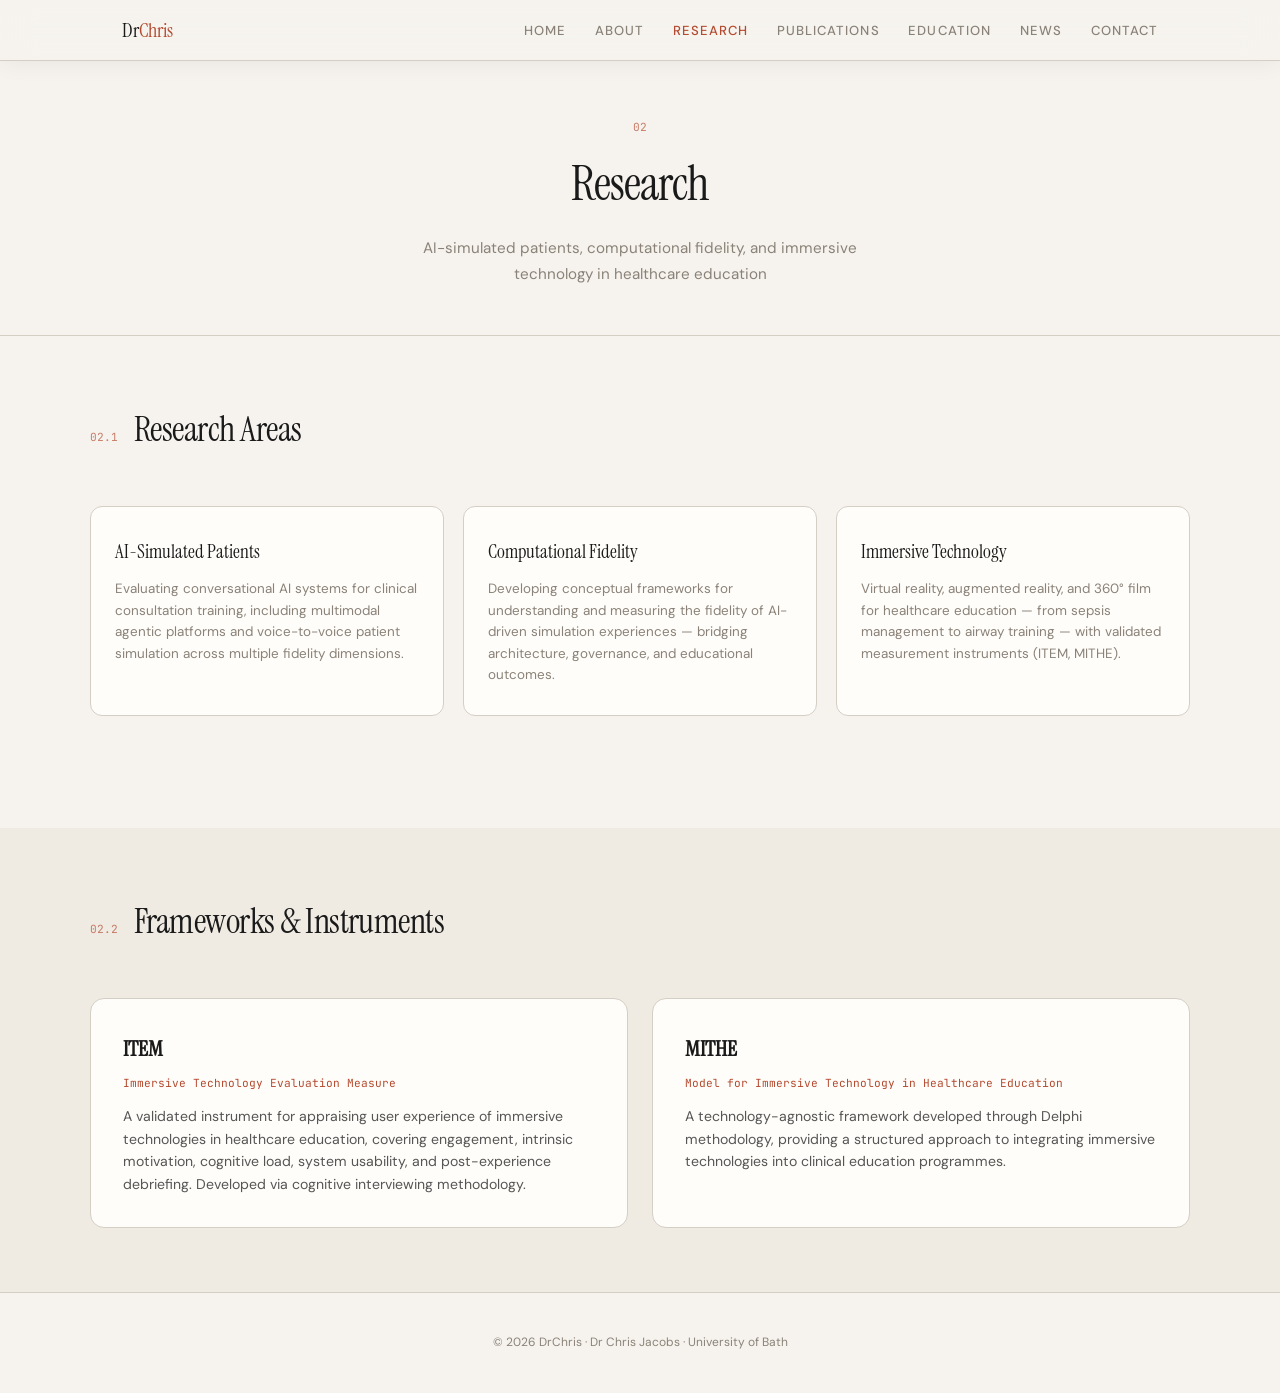
<file: research.html>
<!DOCTYPE html>
<html lang="en">
<head>
<meta charset="UTF-8">
<meta name="viewport" content="width=device-width, initial-scale=1.0">
<title>Research — DrChris</title>
<link rel="stylesheet" href="styles.css">
<style>body { padding-top: 70px; }</style>
</head>
<body>

<nav id="navbar" class="nav-light">
  <div class="nav-inner">
    <a href="index.html" class="nav-name">Dr<span>Chris</span></a>
    <ul class="nav-links">
      <li><a href="index.html">Home</a></li>
      <li><a href="about.html">About</a></li>
      <li><a href="research.html" class="active">Research</a></li>
      <li><a href="publications.html">Publications</a></li>
      <li><a href="education.html">Education</a></li>
      <li><a href="news.html">News</a></li>
      <li><a href="contact.html">Contact</a></li>
    </ul>
  </div>
</nav>

<div class="page-header">
  <span class="section-number">02</span>
  <h1>Research</h1>
  <p>AI-simulated patients, computational fidelity, and immersive technology in healthcare education</p>
</div>

<section>
  <div class="section-inner">
    <div class="section-header">
      <span class="section-number">02.1</span>
      <h2>Research Areas</h2>
    </div>
    <div class="research-areas">
      <div class="area-card">
        <h3>AI-Simulated Patients</h3>
        <p>Evaluating conversational AI systems for clinical consultation training, including multimodal agentic platforms and voice-to-voice patient simulation across multiple fidelity dimensions.</p>
      </div>
      <div class="area-card">
        <h3>Computational Fidelity</h3>
        <p>Developing conceptual frameworks for understanding and measuring the fidelity of AI-driven simulation experiences — bridging architecture, governance, and educational outcomes.</p>
      </div>
      <div class="area-card">
        <h3>Immersive Technology</h3>
        <p>Virtual reality, augmented reality, and 360° film for healthcare education — from sepsis management to airway training — with validated measurement instruments (ITEM, MITHE).</p>
      </div>
    </div>
  </div>
</section>

<section class="alt">
  <div class="section-inner">
    <div class="section-header">
      <span class="section-number">02.2</span>
      <h2>Frameworks &amp; Instruments</h2>
    </div>
    <div class="framework-row">
      <div class="framework-card">
        <h3>ITEM</h3>
        <span class="abbr">Immersive Technology Evaluation Measure</span>
        <p>A validated instrument for appraising user experience of immersive technologies in healthcare education, covering engagement, intrinsic motivation, cognitive load, system usability, and post-experience debriefing. Developed via cognitive interviewing methodology.</p>
      </div>
      <div class="framework-card">
        <h3>MITHE</h3>
        <span class="abbr">Model for Immersive Technology in Healthcare Education</span>
        <p>A technology-agnostic framework developed through Delphi methodology, providing a structured approach to integrating immersive technologies into clinical education programmes.</p>
      </div>
    </div>
  </div>
</section>

<footer>
  <p>&copy; 2026 DrChris · Dr Chris Jacobs · University of Bath</p>
</footer>

<script>
const observer = new IntersectionObserver((entries) => {
  entries.forEach(e => { if (e.isIntersecting) e.target.classList.add('visible'); });
}, { threshold: 0.1 });
document.querySelectorAll('.fade-in').forEach(el => observer.observe(el));
</script>
</body>
</html>
</file>
<file: styles.css>
@import url('https://fonts.googleapis.com/css2?family=Instrument+Serif:ital@0;1&family=DM+Sans:ital,wght@0,300;0,400;0,500;0,600;1,400&family=JetBrains+Mono:wght@400&display=swap');

:root {
  --ink: #1a1a1a;
  --paper: #f6f3ee;
  --accent: #b44a2f;
  --accent-light: #e8d5cd;
  --muted: #8a8278;
  --rule: #d4cec4;
  --card-bg: #fffdf9;
  --section-alt: #efeae2;
}

*, *::before, *::after { margin: 0; padding: 0; box-sizing: border-box; }
html { scroll-behavior: smooth; }

body {
  font-family: 'DM Sans', sans-serif;
  background: var(--paper);
  color: var(--ink);
  line-height: 1.65;
  font-weight: 400;
  -webkit-font-smoothing: antialiased;
}

::selection { background: var(--accent); color: #fff; }

/* ===== NAV ===== */
nav {
  position: fixed; top: 0; left: 0; right: 0; z-index: 100;
  transition: background 0.4s, box-shadow 0.3s, border-color 0.4s;
}

nav.nav-dark {
  background: transparent;
  border-bottom: 1px solid rgba(255,255,255,0.08);
}
nav.nav-dark.scrolled {
  background: rgba(246, 243, 238, 0.92);
  backdrop-filter: blur(16px); -webkit-backdrop-filter: blur(16px);
  box-shadow: 0 2px 24px rgba(0,0,0,0.06);
  border-color: var(--rule);
}
nav.nav-dark .nav-name { color: rgba(255,255,255,0.95); }
nav.nav-dark .nav-links a { color: rgba(255,255,255,0.6); }
nav.nav-dark .nav-links a:hover { color: #fff; }
nav.nav-dark .nav-links a.active { color: #fff; border-bottom-color: var(--accent); }
nav.nav-dark.scrolled .nav-name,
nav.nav-dark.scrolled .nav-links a { color: var(--ink); }
nav.nav-dark.scrolled .nav-links a:hover,
nav.nav-dark.scrolled .nav-links a.active { color: var(--accent); }

nav.nav-light {
  background: rgba(246, 243, 238, 0.92);
  backdrop-filter: blur(16px); -webkit-backdrop-filter: blur(16px);
  box-shadow: 0 2px 24px rgba(0,0,0,0.06);
  border-bottom: 1px solid var(--rule);
}
nav.nav-light .nav-name { color: var(--ink); }
nav.nav-light .nav-links a { color: var(--muted); }
nav.nav-light .nav-links a:hover,
nav.nav-light .nav-links a.active { color: var(--accent); }

nav .nav-inner {
  max-width: 1100px; margin: 0 auto; padding: 0.85rem 2rem;
  display: flex; align-items: center; justify-content: space-between;
}

nav .nav-name {
  font-family: 'Instrument Serif', serif; font-size: 1.25rem;
  text-decoration: none; transition: color 0.4s;
  letter-spacing: -0.01em;
}
nav .nav-name span {
  color: var(--accent);
}

nav .nav-links { display: flex; gap: 1.8rem; list-style: none; }
nav .nav-links a {
  text-decoration: none; font-size: 0.82rem;
  font-weight: 500; text-transform: uppercase; letter-spacing: 0.08em;
  transition: color 0.3s;
  padding-bottom: 2px;
  border-bottom: 2px solid transparent;
}

/* Mobile hamburger */
.nav-toggle { display: none; background: none; border: none; cursor: pointer; padding: 0.5rem; }
.nav-toggle span {
  display: block; width: 22px; height: 2px; margin: 5px 0;
  background: var(--ink); transition: all 0.3s;
}

/* ===== PAGE HEADER (for inner pages) ===== */
.page-header {
  padding: 3rem 2rem 3rem;
  text-align: center;
  border-bottom: 1px solid var(--rule);
}
.page-header .section-number {
  font-family: 'JetBrains Mono', monospace; font-size: 0.7rem;
  color: var(--accent); opacity: 0.7; display: block; margin-bottom: 0.5rem;
}
.page-header h1 {
  font-family: 'Instrument Serif', serif;
  font-size: clamp(2rem, 4vw, 3rem);
  font-weight: 400; letter-spacing: -0.02em;
}
.page-header p {
  margin-top: 0.8rem; color: var(--muted); font-size: 0.95rem; max-width: 500px; margin-inline: auto;
}

/* ===== SECTIONS ===== */
section { padding: 4rem 2rem; }
section.alt { background: var(--section-alt); }
.section-inner { max-width: 1100px; margin: 0 auto; }

.section-header {
  display: flex; align-items: baseline; gap: 1rem; margin-bottom: 3rem;
}
.section-number {
  font-family: 'JetBrains Mono', monospace; font-size: 0.7rem;
  color: var(--accent); opacity: 0.7;
}
h2 {
  font-family: 'Instrument Serif', serif; font-size: 2.2rem;
  font-weight: 400; letter-spacing: -0.015em;
}

/* ===== HERO ===== */
.hero {
  min-height: 100vh;
  display: flex; align-items: center; justify-content: center;
  padding: 6rem 2rem 4rem;
  position: relative; overflow: hidden;
  background: #0e1117;
  color: #fff;
}

.hero::before {
  content: '';
  position: absolute; inset: 0;
  background:
    radial-gradient(ellipse 60% 50% at 15% 80%, rgba(180, 74, 47, 0.35) 0%, transparent 70%),
    radial-gradient(ellipse 50% 60% at 85% 20%, rgba(100, 140, 200, 0.2) 0%, transparent 70%),
    radial-gradient(ellipse 80% 40% at 50% 50%, rgba(180, 74, 47, 0.08) 0%, transparent 60%);
  animation: meshDrift 12s ease-in-out infinite alternate;
}

@keyframes meshDrift {
  0% { transform: scale(1) translate(0, 0); }
  100% { transform: scale(1.08) translate(-20px, 10px); }
}

.hero::after {
  content: '';
  position: absolute; inset: 0;
  background-image:
    linear-gradient(rgba(255,255,255,0.03) 1px, transparent 1px),
    linear-gradient(90deg, rgba(255,255,255,0.03) 1px, transparent 1px);
  background-size: 60px 60px;
  pointer-events: none;
}

.hero-orb { position: absolute; border-radius: 50%; pointer-events: none; filter: blur(1px); }
.hero-orb-1 {
  width: 320px; height: 320px; top: 8%; right: 5%;
  background: radial-gradient(circle, rgba(180,74,47,0.3) 0%, transparent 70%);
  animation: orbFloat1 8s ease-in-out infinite;
}
.hero-orb-2 {
  width: 200px; height: 200px; bottom: 12%; left: 8%;
  background: radial-gradient(circle, rgba(100,160,220,0.2) 0%, transparent 70%);
  animation: orbFloat2 10s ease-in-out infinite;
}
.hero-orb-3 {
  width: 140px; height: 140px; top: 30%; left: 35%;
  background: radial-gradient(circle, rgba(180,74,47,0.15) 0%, transparent 70%);
  animation: orbFloat3 7s ease-in-out infinite;
}

@keyframes orbFloat1 { 0%, 100% { transform: translate(0,0) scale(1); } 50% { transform: translate(-30px,20px) scale(1.1); } }
@keyframes orbFloat2 { 0%, 100% { transform: translate(0,0); } 50% { transform: translate(20px,-25px); } }
@keyframes orbFloat3 { 0%, 100% { transform: translate(0,0) scale(1); } 50% { transform: translate(15px,15px) scale(0.9); } }

.hero-content {
  position: relative; z-index: 2;
  max-width: 1100px; margin: 0 auto; width: 100%;
  display: grid; grid-template-columns: 1.15fr 0.85fr; gap: 4rem; align-items: center;
}

.hero-text { animation: heroFadeUp 1s ease both; }
.hero-right { animation: heroFadeUp 1s 0.2s ease both; }

@keyframes heroFadeUp {
  from { opacity: 0; transform: translateY(40px); }
  to { opacity: 1; transform: translateY(0); }
}

.hero-label {
  display: inline-flex; align-items: center; gap: 0.5rem;
  font-size: 0.7rem; text-transform: uppercase; letter-spacing: 0.16em;
  color: rgba(255,255,255,0.5); font-weight: 500; margin-bottom: 1.6rem;
}
.hero-label::before {
  content: ''; display: inline-block; width: 28px; height: 1px; background: var(--accent);
}

.hero h1 {
  font-family: 'Instrument Serif', serif;
  font-size: clamp(2.8rem, 5.5vw, 4.4rem);
  line-height: 1.06; font-weight: 400; letter-spacing: -0.025em;
  margin-bottom: 1.6rem; color: #fff;
}
.hero h1 em {
  font-style: italic;
  background: linear-gradient(135deg, #e07a5a, #c45a38);
  -webkit-background-clip: text; -webkit-text-fill-color: transparent;
  background-clip: text;
}

.hero-bio {
  font-size: 1.05rem; color: rgba(255,255,255,0.55);
  max-width: 500px; margin-bottom: 2.2rem; line-height: 1.75;
}

.hero-tags { display: flex; flex-wrap: wrap; gap: 0.5rem; margin-bottom: 2rem; }
.hero-tags span {
  display: inline-flex; align-items: center; gap: 0.35rem;
  background: rgba(255,255,255,0.06); border: 1px solid rgba(255,255,255,0.1);
  padding: 0.45rem 0.9rem; border-radius: 100px;
  font-size: 0.76rem; color: rgba(255,255,255,0.65); font-weight: 500;
  backdrop-filter: blur(8px); transition: border-color 0.2s, color 0.2s;
}
.hero-tags span:hover { border-color: var(--accent); color: rgba(255,255,255,0.9); }
.hero-tags .tag-dot { width: 5px; height: 5px; border-radius: 50%; background: var(--accent); }

.hero-cta {
  display: inline-flex; align-items: center; gap: 0.5rem;
  color: var(--accent); font-size: 0.84rem; font-weight: 600;
  text-decoration: none; letter-spacing: 0.04em; transition: gap 0.2s;
}
.hero-cta:hover { gap: 0.8rem; }
.hero-cta svg { transition: transform 0.2s; }
.hero-cta:hover svg { transform: translateX(3px); }

.hero-portrait { display: flex; justify-content: center; margin-bottom: 1.6rem; }
.hero-portrait img {
  width: 180px; height: 180px; border-radius: 50%;
  object-fit: cover; object-position: center top;
  border: 3px solid rgba(255,255,255,0.1);
  box-shadow: 0 0 0 6px rgba(180,74,47,0.15), 0 20px 60px rgba(0,0,0,0.4);
  transition: transform 0.3s, box-shadow 0.3s;
}
.hero-portrait img:hover {
  transform: scale(1.04);
  box-shadow: 0 0 0 6px rgba(180,74,47,0.25), 0 24px 70px rgba(0,0,0,0.5);
}

.hero-stats { display: grid; grid-template-columns: 1fr 1fr; gap: 0.9rem; }
.hero-stat {
  background: rgba(255,255,255,0.04);
  border: 1px solid rgba(255,255,255,0.08);
  border-radius: 16px; padding: 1.6rem 1.2rem; text-align: center;
  backdrop-filter: blur(12px);
  transition: transform 0.25s, border-color 0.25s, background 0.25s;
}
.hero-stat:hover {
  transform: translateY(-4px);
  border-color: rgba(180,74,47,0.4); background: rgba(255,255,255,0.07);
}
.hero-stat .num {
  font-family: 'Instrument Serif', serif; font-size: 2.6rem; line-height: 1;
  background: linear-gradient(135deg, #fff, rgba(255,255,255,0.7));
  -webkit-background-clip: text; -webkit-text-fill-color: transparent;
  background-clip: text; margin-bottom: 0.35rem;
}
.hero-stat .lbl {
  font-size: 0.68rem; text-transform: uppercase; letter-spacing: 0.12em;
  color: rgba(255,255,255,0.4); font-weight: 500;
}

.hero-keywords {
  margin-top: 1.2rem; padding: 1.2rem 1.4rem;
  background: rgba(255,255,255,0.03);
  border: 1px solid rgba(255,255,255,0.06); border-radius: 14px;
}
.hero-keywords h4 {
  font-size: 0.62rem; text-transform: uppercase; letter-spacing: 0.14em;
  color: rgba(255,255,255,0.3); margin-bottom: 0.7rem; font-weight: 600;
}
.hero-keywords p {
  font-family: 'JetBrains Mono', monospace;
  font-size: 0.72rem; color: rgba(255,255,255,0.35); line-height: 1.9;
}
.hero-keywords p span { color: var(--accent); }

.scroll-hint {
  position: absolute; bottom: 2rem; left: 50%; transform: translateX(-50%);
  z-index: 2; display: flex; flex-direction: column; align-items: center; gap: 0.5rem;
  animation: heroFadeUp 1s 0.6s ease both;
}
.scroll-hint span {
  font-size: 0.62rem; text-transform: uppercase; letter-spacing: 0.16em;
  color: rgba(255,255,255,0.25); font-weight: 500;
}
.scroll-line {
  width: 1px; height: 32px; background: rgba(255,255,255,0.15);
  position: relative; overflow: hidden;
}
.scroll-line::after {
  content: ''; position: absolute; top: -100%; left: 0;
  width: 100%; height: 100%; background: var(--accent);
  animation: scrollPulse 2s ease-in-out infinite;
}
@keyframes scrollPulse { 0% { top: -100%; } 50% { top: 100%; } 100% { top: 100%; } }

/* ===== ABOUT ===== */
.about-grid { display: grid; grid-template-columns: 2fr 1fr; gap: 3rem; }
.about-text p { margin-bottom: 1rem; color: #444; font-size: 0.97rem; }

.role-card {
  background: var(--card-bg); border: 1px solid var(--rule);
  border-radius: 12px; padding: 1.4rem; margin-bottom: 1rem;
}
.role-card h4 {
  font-size: 0.72rem; text-transform: uppercase; letter-spacing: 0.1em;
  color: var(--accent); margin-bottom: 0.6rem; font-weight: 600;
}
.role-card p { font-size: 0.88rem; color: #555; line-height: 1.55; }

/* ===== RESEARCH ===== */
.research-areas {
  display: grid; grid-template-columns: repeat(3, 1fr); gap: 1.2rem; margin-bottom: 3rem;
}
.area-card {
  border: 1px solid var(--rule); border-radius: 12px;
  padding: 1.8rem 1.5rem; background: var(--card-bg);
  position: relative; overflow: hidden;
  transition: border-color 0.2s, transform 0.2s;
}
.area-card:hover { border-color: var(--accent); transform: translateY(-2px); }
.area-card::after {
  content: ''; position: absolute; top: 0; left: 0;
  width: 100%; height: 3px; background: var(--accent);
  transform: scaleX(0); transition: transform 0.3s; transform-origin: left;
}
.area-card:hover::after { transform: scaleX(1); }
.area-card h3 { font-family: 'Instrument Serif', serif; font-size: 1.2rem; margin-bottom: 0.7rem; font-weight: 400; }
.area-card p { font-size: 0.84rem; color: var(--muted); line-height: 1.6; }

.framework-row { display: grid; grid-template-columns: 1fr 1fr; gap: 1.5rem; }
.framework-card {
  background: var(--card-bg); border: 1px solid var(--rule);
  border-radius: 14px; padding: 2rem;
  transition: transform 0.2s, box-shadow 0.2s;
}
.framework-card:hover { transform: translateY(-3px); box-shadow: 0 12px 40px rgba(0,0,0,0.06); }
.framework-card h3 { font-family: 'Instrument Serif', serif; font-size: 1.4rem; margin-bottom: 0.4rem; }
.framework-card .abbr {
  font-family: 'JetBrains Mono', monospace; font-size: 0.7rem;
  color: var(--accent); margin-bottom: 0.8rem; display: block;
}
.framework-card p { font-size: 0.88rem; color: #555; line-height: 1.6; }

/* ===== PUBLICATIONS ===== */
.pub-list { list-style: none; }
.pub-item {
  border-bottom: 1px solid var(--rule); padding: 1.6rem 0;
  display: grid; grid-template-columns: 80px 1fr auto;
  gap: 1.2rem; align-items: start;
}
.pub-item:first-child { border-top: 1px solid var(--rule); }
.pub-year {
  font-family: 'JetBrains Mono', monospace; font-size: 0.78rem;
  color: var(--accent); padding-top: 0.2rem;
}
.pub-title {
  font-family: 'Instrument Serif', serif; font-size: 1.05rem;
  line-height: 1.45; margin-bottom: 0.35rem;
}
.pub-meta { font-size: 0.78rem; color: var(--muted); }
.pub-journal {
  display: inline-block; background: var(--accent-light); color: var(--accent);
  padding: 0.15rem 0.55rem; border-radius: 4px; font-size: 0.68rem;
  font-weight: 600; text-transform: uppercase; letter-spacing: 0.04em; white-space: nowrap;
}

/* ===== EDUCATION ===== */
.timeline { position: relative; padding-left: 2.4rem; }
.timeline::before {
  content: ''; position: absolute; left: 0.45rem; top: 0.4rem; bottom: 0.4rem;
  width: 1px; background: var(--rule);
}
.timeline-item { position: relative; margin-bottom: 2rem; }
.timeline-item::before {
  content: ''; position: absolute; left: -2.05rem; top: 0.4rem;
  width: 9px; height: 9px; border-radius: 50%;
  background: var(--paper); border: 2px solid var(--accent);
}
.timeline-item h3 { font-family: 'Instrument Serif', serif; font-size: 1.15rem; font-weight: 400; margin-bottom: 0.2rem; }
.timeline-item .institution { font-size: 0.88rem; color: var(--accent); margin-bottom: 0.15rem; }
.timeline-item .year { font-family: 'JetBrains Mono', monospace; font-size: 0.72rem; color: var(--muted); }

.awards-grid { display: grid; grid-template-columns: repeat(2, 1fr); gap: 1rem; }
.award-card {
  display: flex; align-items: flex-start; gap: 1rem;
  background: var(--card-bg); border: 1px solid var(--rule);
  border-radius: 12px; padding: 1.4rem;
}
.award-icon {
  width: 36px; height: 36px; border-radius: 50%;
  background: var(--accent-light); display: flex;
  align-items: center; justify-content: center; flex-shrink: 0;
  color: var(--accent); font-size: 0.9rem;
}
.award-card h4 { font-size: 0.92rem; font-weight: 500; margin-bottom: 0.2rem; }
.award-card p { font-size: 0.78rem; color: var(--muted); }

/* ===== CONTACT ===== */
.contact-inner { text-align: center; max-width: 560px; margin: 0 auto; }
.contact-inner p { font-size: 1rem; color: #555; margin-bottom: 2rem; }
.contact-links { display: flex; justify-content: center; gap: 1rem; flex-wrap: wrap; }
.contact-links a {
  display: inline-flex; align-items: center; gap: 0.4rem;
  padding: 0.7rem 1.4rem; border: 1px solid var(--rule);
  border-radius: 100px; text-decoration: none; color: var(--ink);
  font-size: 0.84rem; font-weight: 500; transition: all 0.2s; background: var(--card-bg);
}
.contact-links a:hover {
  border-color: var(--accent); color: var(--accent);
  transform: translateY(-2px); box-shadow: 0 4px 16px rgba(0,0,0,0.06);
}

/* ===== FOOTER ===== */
footer {
  text-align: center; padding: 2.5rem 2rem;
  font-size: 0.75rem; color: var(--muted); border-top: 1px solid var(--rule);
}

/* ===== ANIMATION ===== */
.fade-in {
  opacity: 0; transform: translateY(24px);
  transition: opacity 0.6s ease, transform 0.6s ease;
}
.fade-in.visible { opacity: 1; transform: translateY(0); }

/* ===== RESPONSIVE ===== */
@media (max-width: 900px) {
  .hero-content { grid-template-columns: 1fr; gap: 2.5rem; }
  .hero { min-height: auto; padding: 8rem 1.5rem 4rem; }
  .hero-stats { grid-template-columns: 1fr 1fr; }
  .hero h1 { font-size: 2.6rem; }
  .hero-portrait img { width: 140px; height: 140px; }
}
@media (max-width: 768px) {
  .about-grid { grid-template-columns: 1fr; }
  .research-areas { grid-template-columns: 1fr; }
  .pub-item { grid-template-columns: 60px 1fr; }
  .pub-journal { display: none; }
  .framework-row { grid-template-columns: 1fr; }
  .awards-grid { grid-template-columns: 1fr; }
  section { padding: 3.5rem 1.2rem; }
  nav .nav-links { gap: 1rem; }
  nav .nav-links a { font-size: 0.72rem; }
  .nav-toggle { display: block; }
  .nav-links-wrap {
    display: none; position: absolute; top: 100%; left: 0; right: 0;
    background: var(--paper); border-bottom: 1px solid var(--rule);
    padding: 1rem 2rem; flex-direction: column; gap: 0.8rem;
  }
  .nav-links-wrap.open { display: flex; }
  nav .nav-links { flex-direction: column; gap: 0.8rem; }
}
@media (max-width: 480px) {
  .hero { padding: 7rem 1.2rem 3rem; }
  .scroll-hint { display: none; }
}
</file>
